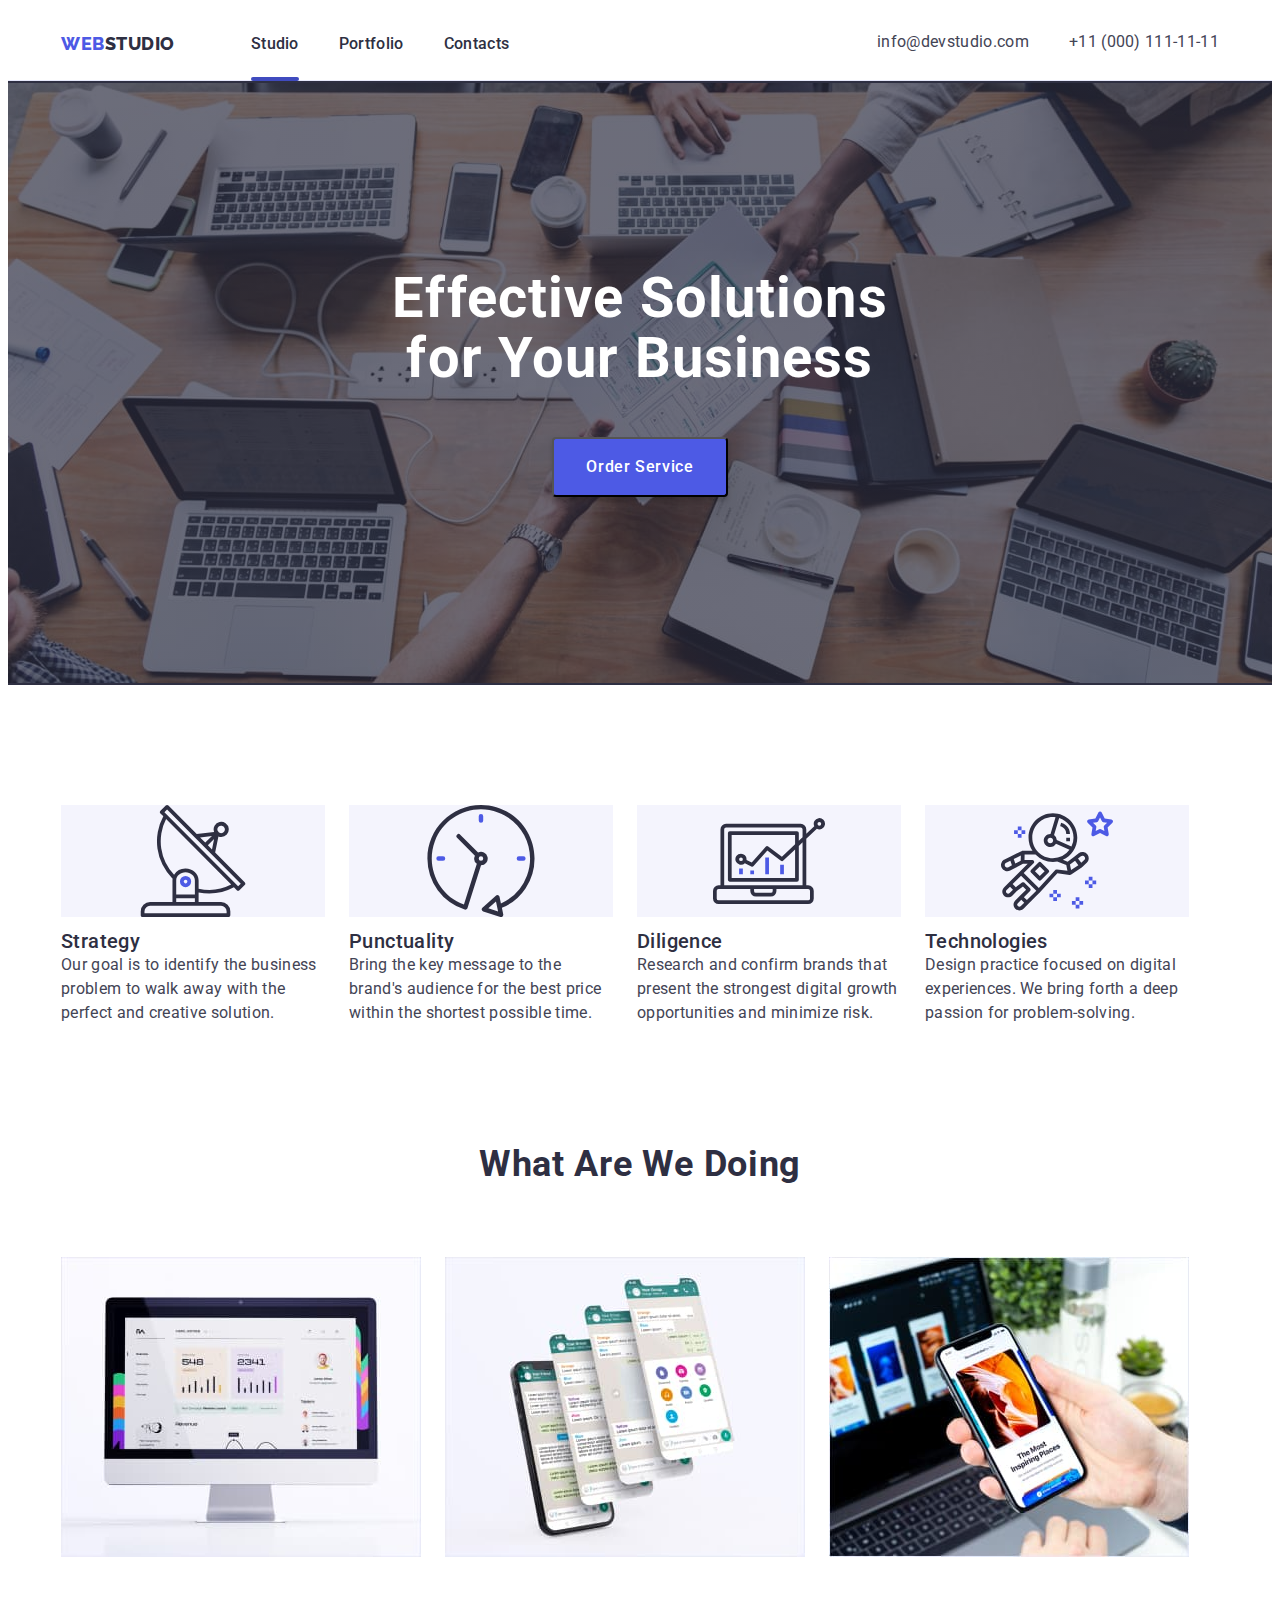
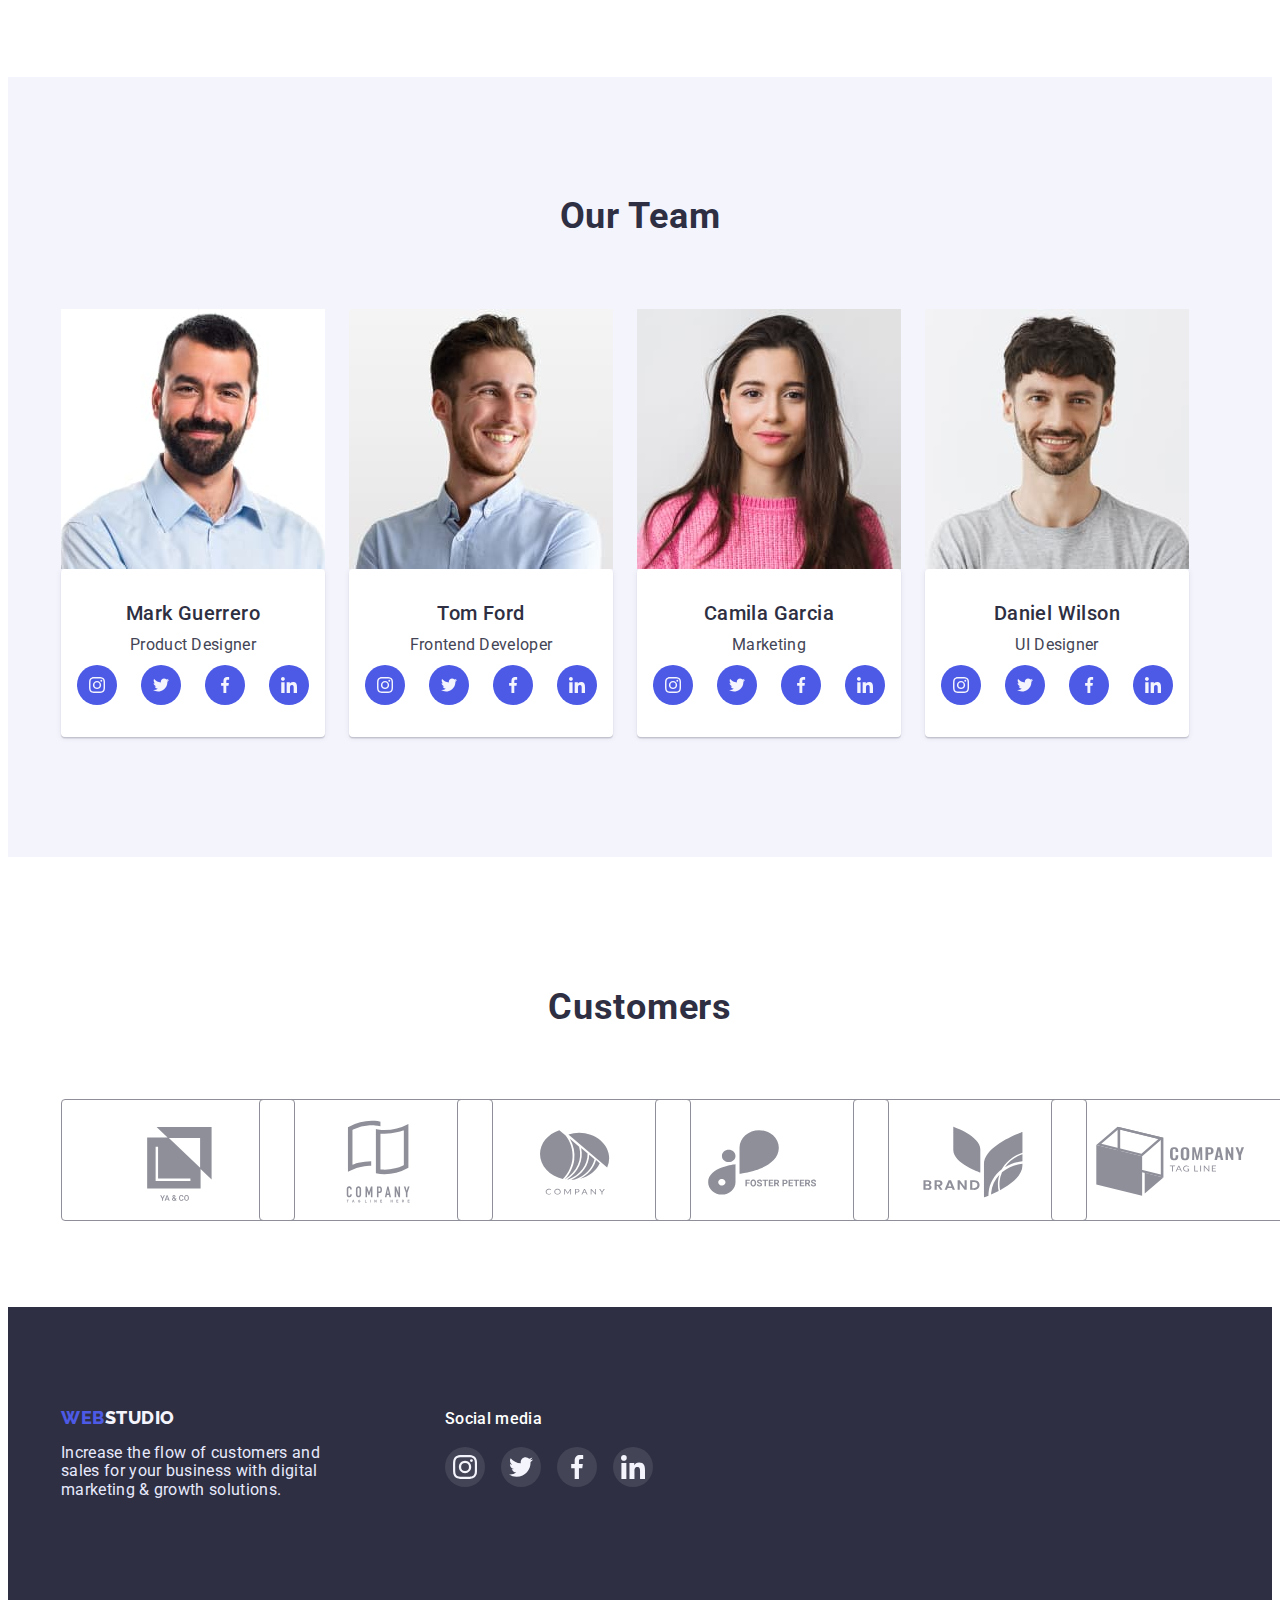
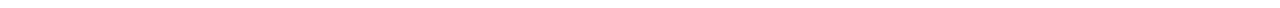
<file: index.html>
<!DOCTYPE html>
<html lang="en">
<head>
    <meta charset="UTF-8">
    <meta http-equiv="X-UA-Compatible" content="IE=edge">
    <meta name="viewport" content="width=device-width, initial-scale=1.0">
    <title>Web Studio</title>
    <link rel="preconnect" href="https://fonts.googleapis.com">
    <link rel="preconnect" href="https://fonts.gstatic.com" crossorigin>
    <link href="https://fonts.googleapis.com/css2?family=Raleway:wght@800&family=Roboto:wght@400;500;700;900&display=swap"
        rel="stylesheet">
    <link rel="stylesheet" href="https://cdnjs.cloudflare.com/ajax/libs/modern-normalize/1.1.0/modern-normalize.min.css"
        integrity="sha512-wpPYUAdjBVSE4KJnH1VR1HeZfpl1ub8YT/NKx4PuQ5NmX2tKuGu6U/JRp5y+Y8XG2tV+wKQpNHVUX03MfMFn9Q=="
        crossorigin="anonymous" referrerpolicy="no-referrer" />

    <link rel="stylesheet" href="./css/styles.css">
</head>
<body>
    <header>
        <section class="section header-page">
            <div class="container header-page-container">
                <nav class="page-nav">
                    <a class="logo-header link" href="./index.html">Web<span>Studio</span></a>
                    <ul class="list menu-list">
                        <li class="item"><a class="menu-link menu-link-current link" href="./index.html">Studio</a></li>
                        <li class="item"><a class="menu-link link" href="./portfolio.html">Portfolio</a></li>
                        <li class="item"><a class="menu-link link" href="">Contacts</a></li>
                    </ul>
                </nav>
                <address class="address">
                    <ul class="list address-list">
                        <li class="address-item"><a class="address-contact link" href="mailto:info@devstudio.com">info@devstudio.com</a></li>
                        <li class="address-item"><a class="address-contact link" href="tel:+110001111111">+11 (000) 111-11-11</a></li>       
                    </ul>
                </address>
            </div>
        </section>       
    </header>
    <main>
        <!--HERO-->
        <section class="section hero-page-section">
            <div class="container hero-page-container">
            <h1 class="hero-title">Effective Solutions for Your Business</h1>
            <button class="hero-btn" type="button" data-modal-open>Order Service</button>
            </div>
        </section>
        <!--FEATURES-->
        <section class="section">
            <div class="container features-container">
            <h2 class="qualities-title" hidden></h2>
            <ul class="list features-list">
                <li class="features-item">
                    <svg width="264" height="112" class="features-icon"> 
                        <use href="./images/svg/symbol-defs.svg#icon-antenna"></use></svg>
                    <h3 class="features-title">Strategy</h3>
                    <p class="features-text">Our goal is to identify the business
                    problem to walk away with the perfect and creative solution.</p>
                </li>
                <li class="features-item">
                    <svg width="264" height="112" class="features-icon">
                        <use href="./images/svg/symbol-defs.svg#icon-clock"></use>
                    </svg>
                    <h3 class="features-title">Punctuality</h3>
                <p class="features-text">Bring the key message to the brand's audience for the best price within the shortest possible time.</p>
                </li>
                <li class="features-item">
                    <svg width="264" height="112" class="features-icon">
                        <use href="./images/svg/symbol-defs.svg#icon-diagram"></use>
                    </svg>
                    <h3 class="features-title">Diligence</h3>
                    <p class="features-text">Research and confirm brands that present the strongest digital growth opportunities and minimize risk.</p>
                </li>
                <li class="features-item">
                    <svg width="264" height="112" class="features-icon">
                        <use href="./images/svg/symbol-defs.svg#icon-astronaut"></use>
                    </svg>
                    <h3 class="features-title">Technologies</h3>
                    <p class="features-text">Design practice focused on digital experiences. We bring forth a deep passion for problem-solving.</p>
                </li>
                </ul>
            </div>
        </section>
        <!--ABOUT-->
        <section class="about-page section">
            <div class="container">
         <h2 class="about-title">What are we doing</h2>
            <ul class="list about-list">
                <li class="about-item"><img src="./images/index/monitor.jpg" alt="web site on monitor" width="360" height="300"></li>
                <li class="about-item"><img src="./images/index/mob_app.jpg" alt="mobile applications" width="360" height="300"></li>
                <li class="about-item"><img src="./images/index/mob_laptop.jpg" alt="mobile and laptop" width="360" height="300"></li>
            </ul>
            </div>
        </section>
        <!--TEAM-->
        <section class="section team-section">
            <div class="container">
            <h2 class="team-title">Our Team</h2>
            <ul class="list team-list">
                <li><img src="./images/index/mark_guerrero.jpg" alt="Mark Guerrero" width="264" height="260">
                   <div class="team-card-content-wrapper">
                    <h3 class="team-subtitle">Mark Guerrero</h3>
                    <p class="team-text">Product Designer</p>
                    <ul class="team-social-icon-list list">
                        <li class="team-social-item"><a class="link team-social-link" href="">
                            <svg width="16" height="16" class="team-social-icon">
                            <use href="./images/svg/symbol-defs.svg#icon-instagram"></use>
                        </svg></a></li>
                        <li class="team-social-item"><a class="link team-social-link" href="">
                                <svg width="16" height="16" class="team-social-icon">
                                    <use href="./images/svg/symbol-defs.svg#icon-twitter"></use>
                                </svg></a></li>
                        <li class="team-social-item"><a class="link team-social-link" href="">
                                <svg width="16" height="16" class="team-social-icon">
                                    <use href="./images/svg/symbol-defs.svg#icon-facebook"></use>
                                </svg></a></li>
                        <li class="team-social-item"><a class="link team-social-link" href="">
                                <svg width="16" height="16" class="team-social-icon">
                                    <use href="./images/svg/symbol-defs.svg#icon-linkedin"></use>
                                </svg></a></li>
                    </ul>
                    </div>
                </li>
                <li><img src="./images/index/tom_ford.jpg" alt="Tom Ford" width="264" height="260">
                    <div class="team-card-content-wrapper">
                    <h3 class="team-subtitle">Tom Ford</h3>
                    <p class="team-text">Frontend Developer</p>
                    <ul class="team-social-icon-list list">
                        <li class="team-social-item"><a class="link team-social-link" href="">
                                <svg width="16" height="16" class="team-social-icon">
                                    <use href="./images/svg/symbol-defs.svg#icon-instagram"></use>
                                </svg></a></li>
                        <li class="team-social-item"><a class="link team-social-link" href="">
                                <svg width="16" height="16" class="team-social-icon">
                                    <use href="./images/svg/symbol-defs.svg#icon-twitter"></use>
                                </svg></a></li>
                        <li class="team-social-item"><a class="link team-social-link" href="">
                                <svg width="16" height="16" class="team-social-icon">
                                    <use href="./images/svg/symbol-defs.svg#icon-facebook"></use>
                                </svg></a></li>
                        <li class="team-social-item"><a class="link team-social-link" href="">
                                <svg width="16" height="16" class="team-social-icon">
                                    <use href="./images/svg/symbol-defs.svg#icon-linkedin"></use>
                                </svg></a></li>
                    </ul>
                    </div>
                </li>
                <li><img src="./images/index/camila_garcia.jpg" alt="Camila Garcia" width="264" height="260">
                    <div class="team-card-content-wrapper">
                    <h3 class="team-subtitle">Camila Garcia</h3>
                    <p class="team-text">Marketing</p>
                    <ul class="team-social-icon-list list">
                        <li class="team-social-item"><a class="link team-social-link" href="">
                                <svg width="16" height="16" class="team-social-icon">
                                    <use href="./images/svg/symbol-defs.svg#icon-instagram"></use>
                                </svg></a></li>
                        <li class="team-social-item"><a class="link team-social-link" href="">
                                <svg width="16" height="16" class="team-social-icon">
                                    <use href="./images/svg/symbol-defs.svg#icon-twitter"></use>
                                </svg></a></li>
                        <li class="team-social-item"><a class="link team-social-link" href="">
                                <svg width="16" height="16" class="team-social-icon">
                                    <use href="./images/svg/symbol-defs.svg#icon-facebook"></use>
                                </svg></a></li>
                        <li class="team-social-item"><a class="link team-social-link" href="">
                                <svg width="16" height="16" class="team-social-icon">
                                    <use href="./images/svg/symbol-defs.svg#icon-linkedin"></use>
                                </svg></a></li>
                    </ul>
                    </div>
                </li>
                <li><img src="./images/index/daniel_wilson.jpg" alt="Daniel Wilson" width="264" height="260">
                    <div class="team-card-content-wrapper">
                    <h3 class="team-subtitle">Daniel Wilson</h3>
                    <p class="team-text">UI Designer</p>
                    <ul class="team-social-icon-list list">
                    <li class="team-social-item"><a class="link team-social-link" href="">
                            <svg width="16" height="16" class="team-social-icon">
                                <use href="./images/svg/symbol-defs.svg#icon-instagram"></use>
                            </svg></a></li>
                    <li class="team-social-item"><a class="link team-social-link" href="">
                            <svg width="16" height="16" class="team-social-icon">
                                <use href="./images/svg/symbol-defs.svg#icon-twitter"></use>
                            </svg></a></li>
                    <li class="team-social-item"><a class="link team-social-link" href="">
                            <svg width="16" height="16" class="team-social-icon">
                                <use href="./images/svg/symbol-defs.svg#icon-facebook"></use>
                            </svg></a></li>
                    <li class="team-social-item"><a class="link team-social-link" href="">
                            <svg width="16" height="16" class="team-social-icon">
                                <use href="./images/svg/symbol-defs.svg#icon-linkedin"></use>
                            </svg></a></li>
                    </ul>
                    </div>
                </li>
            </ul>
            </div>
        </section>

        <!--CUSTOMERS-->
<section class="section customers-section">
    <div class="container">
    <h2 class="customers-title">Customers</h2>
<ul class="list customers-list">
    <li class="customers-item"><a class="link customers-link" href=""><svg width="104" height="56" class="customers-logo">
        <use href="./images/svg/symbol-defs.svg#icon-logo-a"></use></svg></a></li>
    <li class="customers-item"><a class="link customers-link" href=""><svg width="104" height="56" class="customers-logo">
        <use href="./images/svg/symbol-defs.svg#icon-logo-b"></use>
    </svg></a></li>
    <li class="customers-item"><a class="link customers-link" href=""><svg width="104" height="56" class="customers-logo">
        <use href="./images/svg/symbol-defs.svg#icon-logo-c"></use>
    </svg></a></li>
    <li class="customers-item"><a class="link customers-link" href=""><svg width="104" height="56" class="customers-logo">
        <use href="./images/svg/symbol-defs.svg#icon-logo-d"></use>
    </svg></a></li>
    <li class="customers-item"><a class="link customers-link" href=""><svg width="104" height="56" class="customers-logo">
        <use href="./images/svg/symbol-defs.svg#icon-logo-e"></use>
    </svg></a></li>
    <li class="customers-item"><a class="link customers-link" href=""><svg width="104" height="56" class="customers-logo">
        <use href="./images/svg/symbol-defs.svg#icon-logo-f"></use>
    </svg></a></li>
</ul>

    </div>

</section>


    </main>
    <!---FOOTER----->
    <footer>
        <section class="section bottom-section">
            <nav class="container footer-nav-container">
        <div class="bottom-container">
            <a class="logo-bottom link" href="./index.html">Web<span class="marker">Studio</span></a>
            <p class="footer-text">Increase the flow of customers and sales for your business with digital marketing & growth solutions.</p>
        </div>
            <div class="bottom-social-icon-container">
            <h2 class="title bottom-title">Social media</h2>
            <ul class="list icon-bottom-list">
            <li class="icon-bottom-item"><a class="link icon-bottom-link" href="">
                <svg width="24" height="24" class="icon-bottom">
                <use href="./images/svg/symbol-defs.svg#icon-instagram"></use>
                </svg></a></li>
            <li class="icon-bottom-item"><a class="link icon-bottom-link" href="">
                <svg width="24" height="24" class="icon-bottom">
                <use href="./images/svg/symbol-defs.svg#icon-twitter"></use>
                </svg></a></li>
            <li class="icon-bottom-item"><a class="link icon-bottom-link" href="">
                <svg width="24" height="24" class="icon-bottom">
                <use href="./images/svg/symbol-defs.svg#icon-facebook"/>
                    </svg></a></li>
            <li class="icon-bottom-item"><a class="link icon-bottom-link" href="">
                <svg width="24" height="24" class="icon-bottom">
                <use href="././images/svg/symbol-defs.svg#icon-linkedin"></use>
                </svg></a></li>
            </ul>
            </div>
        </nav>
    </section>
    </footer>

<div class="backdrop is-hidden" data-modal>
    <div class="modal" >
        <button type="button" class="modal-close-btn" data-modal-close><svg width="8" height="8"><use href="./images/svg/symbol-defs.svg#icon-close-modal-btn"></use></svg></button>
    </div>
</div>

<script src="./js/modal.js"></script>

</body>
</html>
</file>
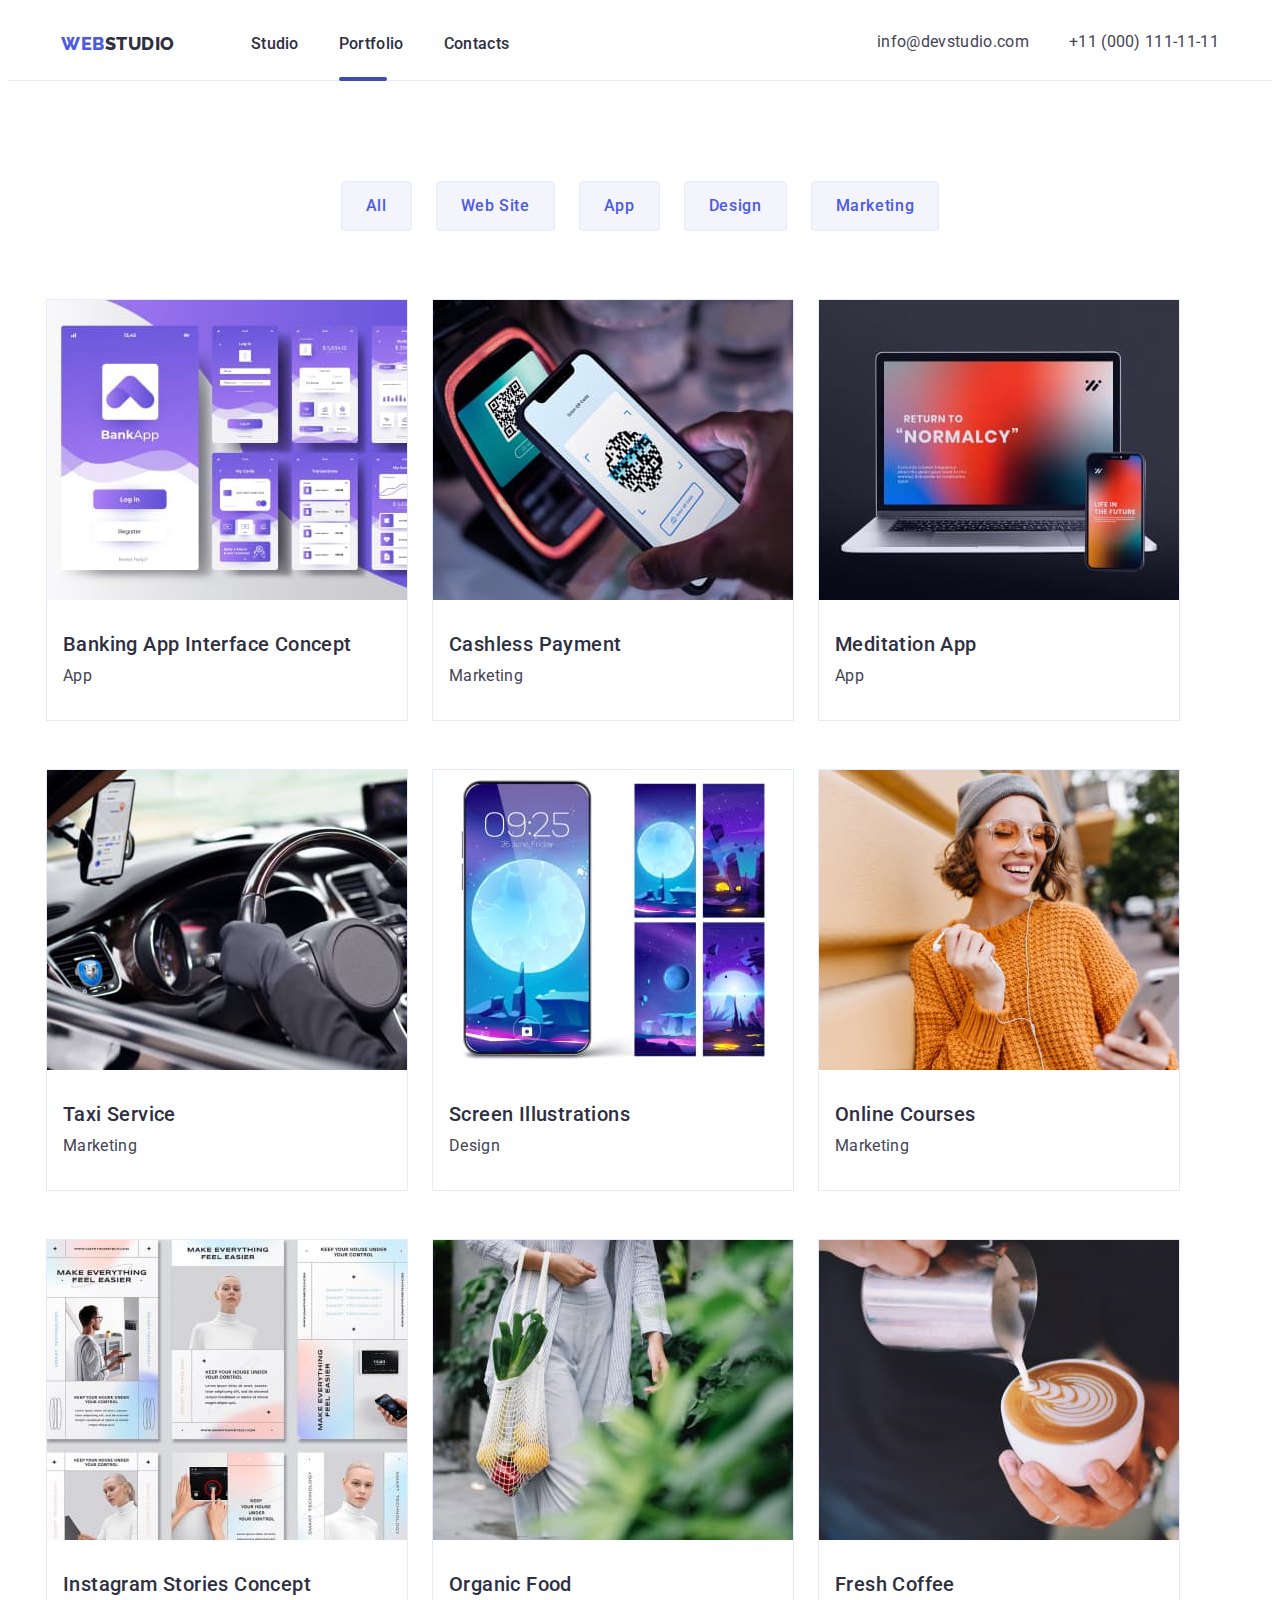
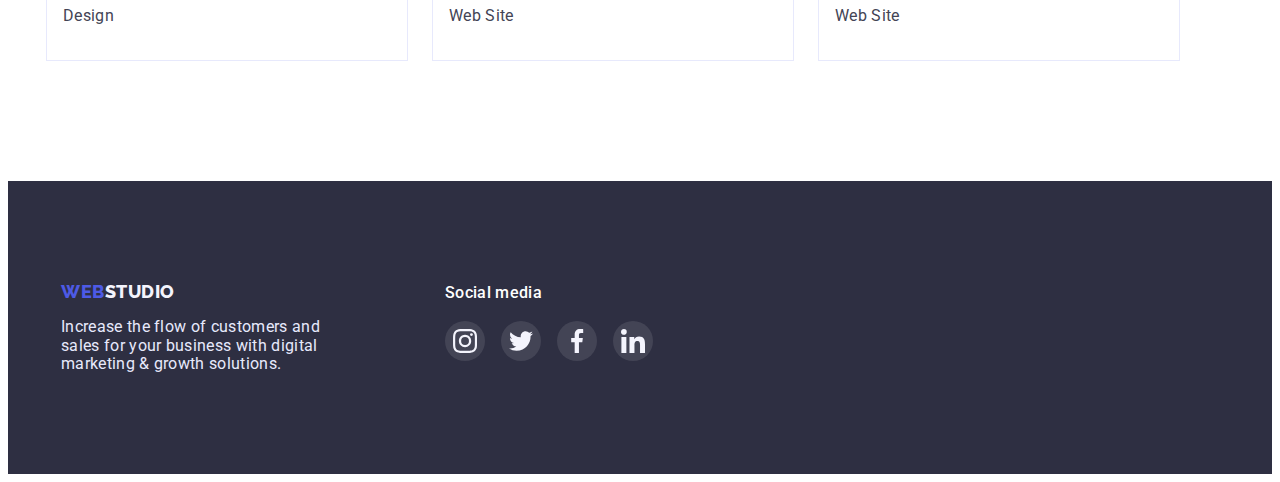
<file: portfolio.html>
<!DOCTYPE html>
<html lang="en">

<head>
    <meta charset="UTF-8">
    <meta http-equiv="X-UA-Compatible" content="IE=edge">
    <meta name="viewport" content="width=device-width, initial-scale=1.0">
    <title>Web Studio</title>
    <link rel="preconnect" href="https://fonts.googleapis.com">
    <link rel="preconnect" href="https://fonts.gstatic.com" crossorigin>
    <link
        href="https://fonts.googleapis.com/css2?family=Raleway:wght@800&family=Roboto:wght@400;500;700;900&display=swap"
        rel="stylesheet">
    <link rel="stylesheet" href="https://cdnjs.cloudflare.com/ajax/libs/modern-normalize/1.1.0/modern-normalize.min.css"
    integrity="sha512-wpPYUAdjBVSE4KJnH1VR1HeZfpl1ub8YT/NKx4PuQ5NmX2tKuGu6U/JRp5y+Y8XG2tV+wKQpNHVUX03MfMFn9Q=="
    crossorigin="anonymous" referrerpolicy="no-referrer" />

    <link rel="stylesheet" href="./css/styles.css">
</head>

<body>
        <header>
            <section class="section header-page">
                <div class="container header-page-container">
                    <nav class="page-nav">
                        <a class="logo-header link" href="./index.html">Web<span>Studio</span></a>
                        <ul class="list menu-list">
                            <li class="item"><a class="menu-link link" href="./index.html">Studio</a></li>
                            <li class="item"><a class="menu-link menu-link-current link" href="./portfolio.html">Portfolio</a></li>
                            <li class="item"><a class="menu-link link" href="">Contacts</a></li>
                        </ul>
                    </nav>
                    <address class="address">
                        <ul class="list address-list">
                            <li class="address-item"><a class="address-contact link"
                                    href="mailto:info@devstudio.com">info@devstudio.com</a></li>
                            <li class="address-item"><a class="address-contact link" href="tel:+110001111111">+11 (000)
                                    111-11-11</a></li>
                        </ul>
                    </address>
                </div>
            </section>
        </header>
        <!----------MENU BUTTONS------------->
<main>
<section class="section menu-buttons-section">
    <div class="container">
        <h1 class="menu-title" hidden>text</h1>
        <ul class="list menu-button-list">
            <li class="menu-item"><button class="modal-btn" type="button">All</button></li>
            <li class="menu-item"><button class="modal-btn" type="button">Web Site</button></li>
            <li class="menu-item"><button class="modal-btn" type="button">App</button></li>
            <li class="menu-item"><button class="modal-btn" type="button">Design</button></li>
            <li class="menu-item"><button class="modal-btn" type="button">Marketing</button></li>
        </ul>
      
                <!--<h2 class="projects-title" hidden>text</h2>-->
          <ul class="list projects-list">
            <li class="projects-item">
                <a class="link projects-link" href="">
                    <div class="projects-link-wrapper">
                        <img class="projects-img" src="./images/portfolio/banking_app.jpg" alt="app screens" width="360" height="300">
                        <p class="overlay">14 Stylish and User-Friendly App Design Concepts · Task Manager App · Calorie Tracker App · Exotic
                            Fruit Ecommerce App ·
                            Cloud Storage App </p>
                    </div>
                    
                    <div class="projects-item-wrapper">
                    <h3 class="projects-name">Banking App Interface Concept</h3>
                    <p class="projects-subtitle">App</p>
                    </div>
                </a>
            </li>
            <li class="projects-item">
                <a class="link projects-link" href="">
                    <div class="projects-link-wrapper">
                        <img class="projects-img" src="./images/portfolio/cashless_payment.jpg" alt="qrcodes on tel screens" width="360" height="300">
                        <p class="overlay">14 Stylish and User-Friendly App Design Concepts · Task Manager App · Calorie Tracker App · Exotic
                            Fruit Ecommerce App ·
                            Cloud Storage App </p>
                </div>
                <div class="projects-item-wrapper">
                <h3 class="projects-name">Cashless Payment</h3>
                <p class="projects-subtitle">Marketing</p>
                </div>
                </a> 
            </li>
            <li class="projects-item">
                <a class="link projects-link" href="">
                    <div class="projects-link-wrapper">
                        <img class="projects-img" src="./images/portfolio/meditation_app.jpg" alt="laptop and tel" width="360" height="300">
                        <p class="overlay">14 Stylish and User-Friendly App Design Concepts · Task Manager App · Calorie Tracker App · Exotic
                            Fruit Ecommerce App ·
                            Cloud Storage App </p>
                </div>
                <div class="projects-item-wrapper">
                <h3 class="projects-name">Meditation App</h3>
                <p class="projects-subtitle">App</p>
                </div>
                </a>
            </li>
            <li class="projects-item">
                <a class="link projects-link" href="">
                    <div class="projects-link-wrapper">
                        <img class="projects-img" src="./images/portfolio/taxi_service.jpg" alt="car driving" width="360" height="300">
                        <p class="overlay">14 Stylish and User-Friendly App Design Concepts · Task Manager App · Calorie Tracker App · Exotic
                            Fruit Ecommerce App ·
                            Cloud Storage App </p>
                </div>
                <div class="projects-item-wrapper">
                <h3 class="projects-name">Taxi Service</h3>
                <p class="projects-subtitle">Marketing</p>
                </div>
                </a>
            </li>
            <li class="projects-item">
                <a class="link projects-link" href="">
                    <div class="projects-link-wrapper">
                        <img class="projects-img" src="./images/portfolio/screen_illustrations.jpg" alt="images on screens" width="360" height="300">
                        <p class="overlay">14 Stylish and User-Friendly App Design Concepts · Task Manager App · Calorie Tracker App · Exotic
                            Fruit Ecommerce App ·
                            Cloud Storage App </p>
                </div>
                <div class="projects-item-wrapper">
                <h3 class="projects-name">Screen Illustrations</h3>
                <p class="projects-subtitle">Design</p>
                </div>
                </a>
            </li>
            <li class="projects-item">
                <a class="link projects-link" href="">
                    <div class="projects-link-wrapper">
                        <img class="projects-img" src="./images/portfolio/online_courses.jpg" alt="girl with tel" width="360" height="300">
                        <p class="overlay">14 Stylish and User-Friendly App Design Concepts · Task Manager App · Calorie Tracker App · Exotic
                            Fruit Ecommerce App ·
                            Cloud Storage App </p>
                </div>
                <div class="projects-item-wrapper">
                <h3 class="projects-name">Online Courses</h3>
                <p class="projects-subtitle">Marketing</p>
                </div>
                </a>
            </li>
            <li class="projects-item">
                <a class="link projects-link" href="">
                    <div class="projects-link-wrapper">
                        <img class="projects-img" src="./images/portfolio/instagram.jpg" alt="images examples in instagram" width="360" height="300">
                        <p class="overlay">14 Stylish and User-Friendly App Design Concepts · Task Manager App · Calorie Tracker App · Exotic
                            Fruit Ecommerce App ·
                            Cloud Storage App </p>
                </div>
                <div class="projects-item-wrapper">
                <h3 class="projects-name">Instagram Stories Concept</h3>
                <p class="projects-subtitle">Design</p>
                </div>
                </a>
            </li>
            <li class="projects-item">
                <a class="link projects-link" href="">
                    <div class="projects-link-wrapper">
                        <img class="projects-img" src="./images/portfolio/organic_food.jpg" alt="fruits and vegetables in the bag" width="360" height="300">
                        <p class="overlay">14 Stylish and User-Friendly App Design Concepts · Task Manager App · Calorie Tracker App · Exotic
                            Fruit Ecommerce App ·
                            Cloud Storage App </p>
                </div>
                <div class="projects-item-wrapper">
                <h3 class="projects-name">Organic Food</h3>
                <p class="projects-subtitle">Web Site</p>
                </div>
                </a>
            </li>
            <li class="projects-item">
                <a class="link projects-link" href="">
                    <div class="projects-link-wrapper">
                        <img class="projects-img" src="./images/portfolio/fresh_coffee.jpg" alt="cap of coffee" width="360" height="300">
                        <p class="overlay">14 Stylish and User-Friendly App Design Concepts · Task Manager App · Calorie Tracker App · Exotic
                            Fruit Ecommerce App ·
                            Cloud Storage App </p>
                    </div>
                    <div class="projects-item-wrapper">
                        <h3 class="projects-name">Fresh Coffee</h3>
                        <p class="projects-subtitle">Web Site</p>
                    </div>
                </a>
            </li>
        </ul>
    </div>
</section>
</main>
<!-----------------FOOTER----------->
<footer>
    <section class="section bottom-section">
        <nav class="container footer-nav-container">
            <div class="bottom-container">
                <a class="logo-bottom link" href="./index.html">Web<span class="marker">Studio</span></a>
                <p class="footer-text">Increase the flow of customers and sales for your business with digital marketing
                    & growth solutions.</p>
            </div>
            <div class="bottom-social-icon-container">
                <h2 class="title bottom-title">Social media</h2>
                <ul class="list icon-bottom-list">
                    <li class="icon-bottom-item"><a class="link icon-bottom-link" href="">
                            <svg width="24" height="24" class="icon-bottom">
                                <use href="./images/svg/symbol-defs.svg#icon-instagram"></use>
                            </svg></a></li>
                    <li class="icon-bottom-item"><a class="link icon-bottom-link" href="">
                            <svg width="24" height="24" class="icon-bottom">
                                <use href="./images/svg/symbol-defs.svg#icon-twitter"></use>
                            </svg></a></li>
                    <li class="icon-bottom-item"><a class="link icon-bottom-link" href="">
                            <svg width="24" height="24" class="icon-bottom">
                                <use href="./images/svg/symbol-defs.svg#icon-facebook" />
                            </svg></a></li>
                    <li class="icon-bottom-item"><a class="link icon-bottom-link" href="">
                            <svg width="24" height="24" class="icon-bottom">
                                <use href="././images/svg/symbol-defs.svg#icon-linkedin"></use>
                            </svg></a></li>
                </ul>
            </div>
        </nav>
    </section>
</footer>
</body>

</html>
</file>
<file: css/styles.css>
body{
    font-family: 'Roboto', sans-serif;
    color:#434455;
}

.link{
    text-decoration: none;
}

.list{
    list-style: none;
}

:root{
--primary-font:'Roboto', sans-serif;
--secondary-font:'Raleway',sans-serif;
--primary-color:#2E2F42;
--secondary-color:#4D5AE5;
--third-color:#434455;
--hover-color:#404BBF;
--focus-color:#404BBF;
--card-set-gap: 24px;
--modal-btn-border:#E7E9FC;
--modal-btn-bcg:#F4F4FD;
--gradient: linear-gradient(rgba(46, 47, 66, 0.7), rgba(46, 47, 66, 0.7));
--timing-function: cubic-bezier(0.4, 0, 0.2, 1);
}

p,
h1,
h2,
h3,
h4,
h5,
h6{
    margin:0;
}

ul{
    padding-left: 0;
    margin:0;
}

button{
    cursor: pointer;
}

img{
    display: block;
    max-width: 100%;
    height: auto;
}

.address {
    font-style: normal;
}

.section{
    padding-top: 120px;
    padding-bottom: 120px;
    /*background-color: #E5E5E5;*/
}

.container{
    width: 1158px;
    padding-left: 15px;
    padding-right: 15px;
    margin: 0 auto;
    /*outline:1px solid tomato;*/
}

/*-------------HEADER----------*/

.header-page{
    padding-top: 0;
    padding-bottom: 0;
    border-bottom: 1px solid #E7E9FC;
}

.header-page-container{
    display: flex;
    justify-content: space-between;
}

.page-nav{
    display:flex;
    align-content:space-between;
}

.menu-list{
    display: flex;
    align-items: center;
}

.menu-list>.item{
    position: relative;
    display: flex;
    align-items: center;
}

.item>.menu-link-current::after{
    content: '';
    
    position: absolute;
 
    width: 48px;
    height: 4px;
    left: 0px;
    top: 48px;
    border-radius: 2px;
    margin-top: 21px;

    background: var(--focus-color);
}

.item:not(:last-child){
    margin-right: 40px;
}

/*.menu-list .item+.item{
    margin-left: 40px;
}*/

.menu-link {
    padding-top: var(--card-set-gap);
    padding-bottom: var(--card-set-gap);

    font-weight: 500;
    font-size: 16px;
    line-height: 1.5;
    letter-spacing: 0.02em;

    color: var(--primary-color); 
    transition: color 250ms var(--timing-function);
}

.menu-link:hover,
.menu-link:focus,
.address-contact:hover,
.address-contact:focus{
    color:var(--hover-color);   
} 


.logo-header{
    display: flex;
    align-items: center;

    padding-top: var(--card-set-gap);
    padding-bottom: var(--card-set-gap);
    margin-right: 76px;

    font-family: var(--secondary-font);
    font-style: normal;
    font-weight: 800;
    font-size: 18px;
    line-height: 1.17;
    letter-spacing: 0.03em;
    text-transform: uppercase;

    color: var(--secondary-color);  
}

.logo-header>span{
    display: flex;
    align-items: center;

    font-family: var(--secondary-font);
    font-style: normal;
    font-weight: 800;
    font-size: 18px;
    line-height: 1.33;
    letter-spacing: 0.03em;
    text-transform: uppercase;
    
    color: var(--primary-color);
}

.address-list{
    display:flex;
    align-items:center;
    
    margin-left: auto;
    padding-top: 24px;
    padding-bottom: 24px;
}

.address-contact{
    padding-top: var(--card-set-gap);
    padding-bottom: var(--card-set-gap);

    font-family: var(--primary-font);
    font-weight: 400;
    font-size: 16px;
    letter-spacing: 0.02em;
    
    color: var(--third-color);
}

/*.address-item:not(:first-child){
    margin-left: 40px;
} */

/*.address-item:not(:last-child){
    margin-right:40px;
}*/

.address-list .address-item+.address-item{
    margin-left:40px;
}

/*-----HERO---------*/

.hero-page-section{
    padding-top: 188px;
    padding-bottom: 188px;
    max-width: 1440px;
    margin: 0 auto;

    background: #2E2F42;
    background-image: var(--gradient), url(../images/index/hero-bcg.jpg);
    background-repeat: no-repeat;
    background-position: center;  
}

.hero-page-container{
    display: flex;
    flex-direction: column;
    align-items: center;
    
    margin: 0 auto;
}

.hero-title{
    max-width: 496px;
    margin: 0 auto;

    font-weight: 700;
    font-size: 56px;
    line-height: 1.07;
    text-align: center;
    letter-spacing: 0.02em;

    color: #FFFFFF;
}

.hero-btn{
    display: block;
    align-items: center;

    margin: 48px auto 0 auto;
    border-radius: 4px;
    min-width: 169px;
    padding: 16px 32px;

    font-family: var(--primary-font);
    font-weight: 500;
    font-size: 16px;
    line-height: 1.5;
    letter-spacing: 0.04em;

    color:#FFFFFF;
    background-color:var(--secondary-color);
    box-shadow: 0px 4px 4px rgba(0, 0, 0, 0.15);
    transition: background-color 250ms var(--timing-function);
}

.hero-btn:hover,
.hero-btn:focus{
    background-color: var(--hover-color);
}

/*----------FEATURES-----------*/

.features-container{
    display: flex;
    flex-wrap: wrap;
    }

.features-list{
    display: flex;
    gap: var(--card-set-gap);
    flex-basis: calc((100%-3*var(--card-set-gap)/4)-24px);
    }

.features-icon{
    margin-bottom: 8px;
    background-color: var(--modal-btn-bcg);
}

.features-title{
font-weight: 500;
font-size: 20px;
line-height: 1.2;
letter-spacing: 0.02em;

color: var(--primary-color);
}

.features-item{
    width:264px;   
}

.features-text{
font-weight: 400;
font-size: 16px;
line-height: 1.5;
letter-spacing: 0.02em;

color: var(--third-color);
}

/*------------ABOUT--------*/

.about-page{
    padding-top: 0;
}

.about-title{
    margin-bottom: 72px;

    font-weight: 700;
    font-size: 36px;
    line-height: 1.11;
    text-align: center;
    letter-spacing: 0.02em;
    text-transform: capitalize;

    color: var(--primary-color);
}

.about-list{
    display: flex;
    flex-wrap: wrap;
    gap: var(--card-set-gap);
    flex-basis: calc((100%-24px)/3)-24px;
}

/*.about-item:not(:nth-child(3n)) {
    margin-right: 24px;
}

.about-item:not(:nth-last-child(-n+3)) {
    margin-bottom: 24px;
}*/


/*-------------TEAM------------*/
.team-section{
    background: #F4F4FD;
}

.team-card-content-wrapper{
    display: flex;
    flex-direction: column;
    justify-content: center;
    align-items: center;

    padding: 32px 16px;
    border: 1px;
    border-radius: 4px;

    background-color: #FFFFFF;
    box-shadow: 0px 1px 6px rgba(46, 47, 66, 0.08), 0px 1px 1px rgba(46, 47, 66, 0.16), 0px 2px 1px rgba(46, 47, 66, 0.08);
}

.team-title{
    margin-bottom: 72px;

    font-weight: 700;
    font-size: 36px;
    line-height: 1.11;
    text-align: center;
    letter-spacing: 0.02em;
    text-transform: capitalize;

    color: var(--primary-color);    
}

.team-list{
    display: flex;

    flex-wrap: wrap;
    gap: var(--card-set-gap);
    flex-basis: calc((100%-3*var(--card-set-gap))/4-24px);
}

.team-subtitle{
    margin-bottom: 8px;

    font-weight: 500;
    font-size: 20px;
    line-height: 1.2;
    text-align: center;
    letter-spacing: 0.02em;

    color: var(--primary-color);
}

.team-text{
    margin-bottom: 8px;

    font-weight: 400;
    font-size: 16px;
    line-height: 1.5;
    text-align: center;
    letter-spacing: 0.02em;

    color: var(--third-color);
}

.team-social-icon-list{
    display: flex;
    justify-content: center;

    gap: var(--card-set-gap);
}

.team-social-item{
    width:40px;
    height:40px;
}

.team-social-link{
    display:flex;
    justify-content: center;
    align-items: center;

    width:100%;
    height:100%;
    border-radius: 50%;

    background-color: var(--secondary-color);
    fill:#F4F4FD;
    transition: background-color 250ms var(--timing-function);
}

.team-social-link:hover,
.team-social-link:focus{
    background-color: var(--focus-color);  
}

/*------------CUSTOMERS------------*/

.customers-section{
    padding-top:130px;
    padding-bottom: 120px;
}

.customers-title{
    margin-bottom: 72px;

    font-family: 'Roboto';
    font-style: normal;
    font-weight: 700;
    font-size: 36px;
    line-height: 40px;
    text-align: center;
    letter-spacing: 0.02em;
    text-transform: capitalize;

    color:var(--primary-color);
}

.customers-list{
    display: flex;
    justify-content: space-between;

    gap:var(--card-set-gap);
    flex-basis: calc((100%-120px)/6)-24px;
}

.customers-item{
    width:168px;
    height:88px;
}

.customers-link>.customers-logo{
    display: flex;
    justify-content: center;
    align-items: center;
    padding: 16px 32px;

    width: 100%;
    height: 100%;
    border: 1px solid #8E8F99;
    border-radius: 4px;
    
    fill:#8E8F99;
    transition-property: fill, border;
    transition-duration: 250ms;
    transition-timing-function: var(--timing-function);
}

.customers-link:hover .customers-logo,
.customers-link:focus .customers-logo{
    fill: var(--hover-color);
    border: 1px solid var(--hover-color);
}

/*----------PORTFOLIO----------------*/

/*----------MENU BUTTONS-------------*/

.modal-btn {
    display: flex;
    align-items: center;

    padding: 12px 24px;
    border: 1px solid var(--modal-btn-border);
    border-radius: 4px;

    font-family: var(--primary-font);
    font-weight: 500;
    font-size: 16px;
    line-height: 1.5;
    letter-spacing: 0.04em;
    
    color: var(--secondary-color);
    background-color: var(--modal-btn-bcg);
    transition: color 250ms var(--timing-function), background-color 250ms var(--timing-function), box-shadow 250ms var(--timing-function); 
}


.modal-btn:focus,
.modal-btn:hover {
    color: #FFFFFF;
    background-color: var(--focus-color);
    box-shadow: 0px 3px 1px rgba(0, 0, 0, 0.1), 0px 2px 1px rgba(0, 0, 0, 0.08), 0px 2px 2px rgba(0, 0, 0, 0.12);  
}
 

.menu-buttons-section{
    padding-top: 100px;
    padding-bottom: 120px;
}

.menu-button-list{
    display: flex;
    justify-content: center;
    
    margin-bottom: 68px;  
}

.menu-item:not(:last-child){
    margin-right:var(--card-set-gap);
}

.projects-list{
    display: flex;
    flex-wrap: wrap;
    
    margin-left: -15px;
    column-gap: 24px;
    row-gap: 48px;
    flex-basis: calc((100%-2*24px)/3);
}

.projects-link-wrapper{
    position:relative;
    overflow: hidden;
}

.overlay{
    position: absolute;
    left: 0;
    top: 0;

    width:100%;
    height: 100%;
    padding-top:40px;
    padding-right:32px;
    padding-left: 32px;
    padding-bottom: 164px;
   
    font-family: 'Roboto';
    font-style: normal;
    font-weight: 400;
    font-size: 16px;
    line-height: 24px;
    letter-spacing: 0.02em;
    overflow: auto;
   
    color: #F4F4FD;
    background-color: var(--secondary-color);
    transform: translate(0, 100%);
    transition: transform 250ms var(--timing-function);
}

.projects-item {
    border: 1px solid var(--modal-btn-border);
    transition: box-shadow 250ms var(--timing-function);
}

.projects-link:hover .overlay,
.projects-link:focus .overlay{
    transform: translate(0, 0);
}

.projects-item:hover,
.projects-item:focus{
    box-shadow: 0px 1px 6px rgba(46, 47, 66, 0.08), 0px 1px 1px rgba(46, 47, 66, 0.16), 0px 2px 1px rgba(46, 47, 66, 0.08);
    
}

.projects-item-wrapper{
    padding-top:32px;
    padding-bottom:32px;
    padding-left:16px;
}

.projects-name{
    margin-bottom: 8px;

    font-weight: 500;
    font-size: 20px;
    line-height: 1.2;
    letter-spacing: 0.02em;
    
    color: var(--primary-color);   
}

.projects-subtitle{
    font-weight: 400;
    font-size: 16px;
    line-height: 1.5;
    letter-spacing: 0.02em;
    
    color: var(--third-color);
}

/*----------FOOTER-------------*/

.bottom-section{
    padding-top: 100px;
    padding-bottom: 100px;

    background: var(--primary-color);
}

.footer-nav-container{
    display:flex;
    justify-content: flex-start;
}

.bottom-container{
    display: block;
    align-items: center;

    margin-right:120px;
}

.bottom-social-icon-container{
    display: block;
    align-items: center;
    justify-content: flex-start;
}

.footer-text{
    max-width: 264px;

    font-weight: 400;
    font-size: 16px;
    line-height: 1.17;
    letter-spacing: 0.02em;

    color: #E7E9FC;
}

.logo-bottom{
    display: flex;
    align-items: center;

    margin-bottom: 16px;

    font-family: var(--secondary-font);
    font-style: normal;
    font-weight: 800;
    font-size: 18px;
    line-height: 1.17;
    letter-spacing: 0.03em;
    text-transform: uppercase;
    
    color: var(--secondary-color);
}

.marker{
    display: flex;
    align-items: center;

    font-family: var(--secondary-font);
    font-style: normal;
    font-weight: 800;
    font-size: 18px;
    line-height: 1.17;
    letter-spacing: 0.03em;
    text-transform: uppercase;

    color: #F4F4FD;
}

.bottom-title{
    margin-bottom: 16px;

    font-weight: 500;
    font-size: 16px;
    line-height: 24px;
    letter-spacing: 0.02em;

    color: #FFFFFF;
}

.icon-bottom-list { 
    display: flex;
    justify-content: flex-start;
    gap: 16px; 
}

.icon-bottom-item{  
    width:40px;
    height:40px;
}

.icon-bottom-link {    
    display: flex;
    justify-content: center;
    align-items: center;

    width: 100%;
    height: 100%;
    border-radius: 50%;
    background-position: center;

    background-color: rgba(255,255,255, 0.1);
    transition: background-color 250ms var(--timing-function);
    }
 
.icon-bottom{
   fill:#F4F4FD; 
}


.icon-bottom-link:hover, 
.icon-bottom-link:focus{
    background-color: #31D0AA;
}

/*---------------MIODAL WINDOW----------*/

.backdrop{
    position: fixed;
    z-index: 100;
    top:0;
    left:0;
    width:100%;
    height:100%;
    background-color: rgba(46, 47, 66, 0.4);
    transition: opacity 250ms var(--timing-function), visibility 250ms var(--timing-function);
}

.backdrop.is-hidden{
    opacity:0;
    visibility:hidden;
    pointer-events:none;
}

.modal{
    position: absolute;
    top:50%;
    left:50%;
    transform: translate(-50%, -50%);
    
    width: 408px;
    height: 576px;
    
    background-color: #FCFCFC;
    box-shadow: 0px 1px 1px rgba(0, 0, 0, 0.14), 0px 1px 3px rgba(0, 0, 0, 0.12), 0px 2px 1px rgba(0, 0, 0, 0.2);
    border-radius: 4px;  
   
}

.modal-close-btn{
    position: absolute;
    top:24px;
    right:24px;
    display:flex;
    justify-content: center;
    align-items: center;

    width:24px;
    height:24px;
    border-radius: 50%;
    padding:0;
    
    fill: var(--primary-color);
    background-color: var(--modal-btn-border);
    border: 1px solid rgba(0, 0, 0, 0.1);   
    transition: fill 250ms var(--timing-function), background-color 250ms var(--timing-function);
}

.modal-close-btn:hover,
.modal-close-btn:focus{
    fill:#FFFFFF;
    background-color: var(--focus-color);
}
</file>
